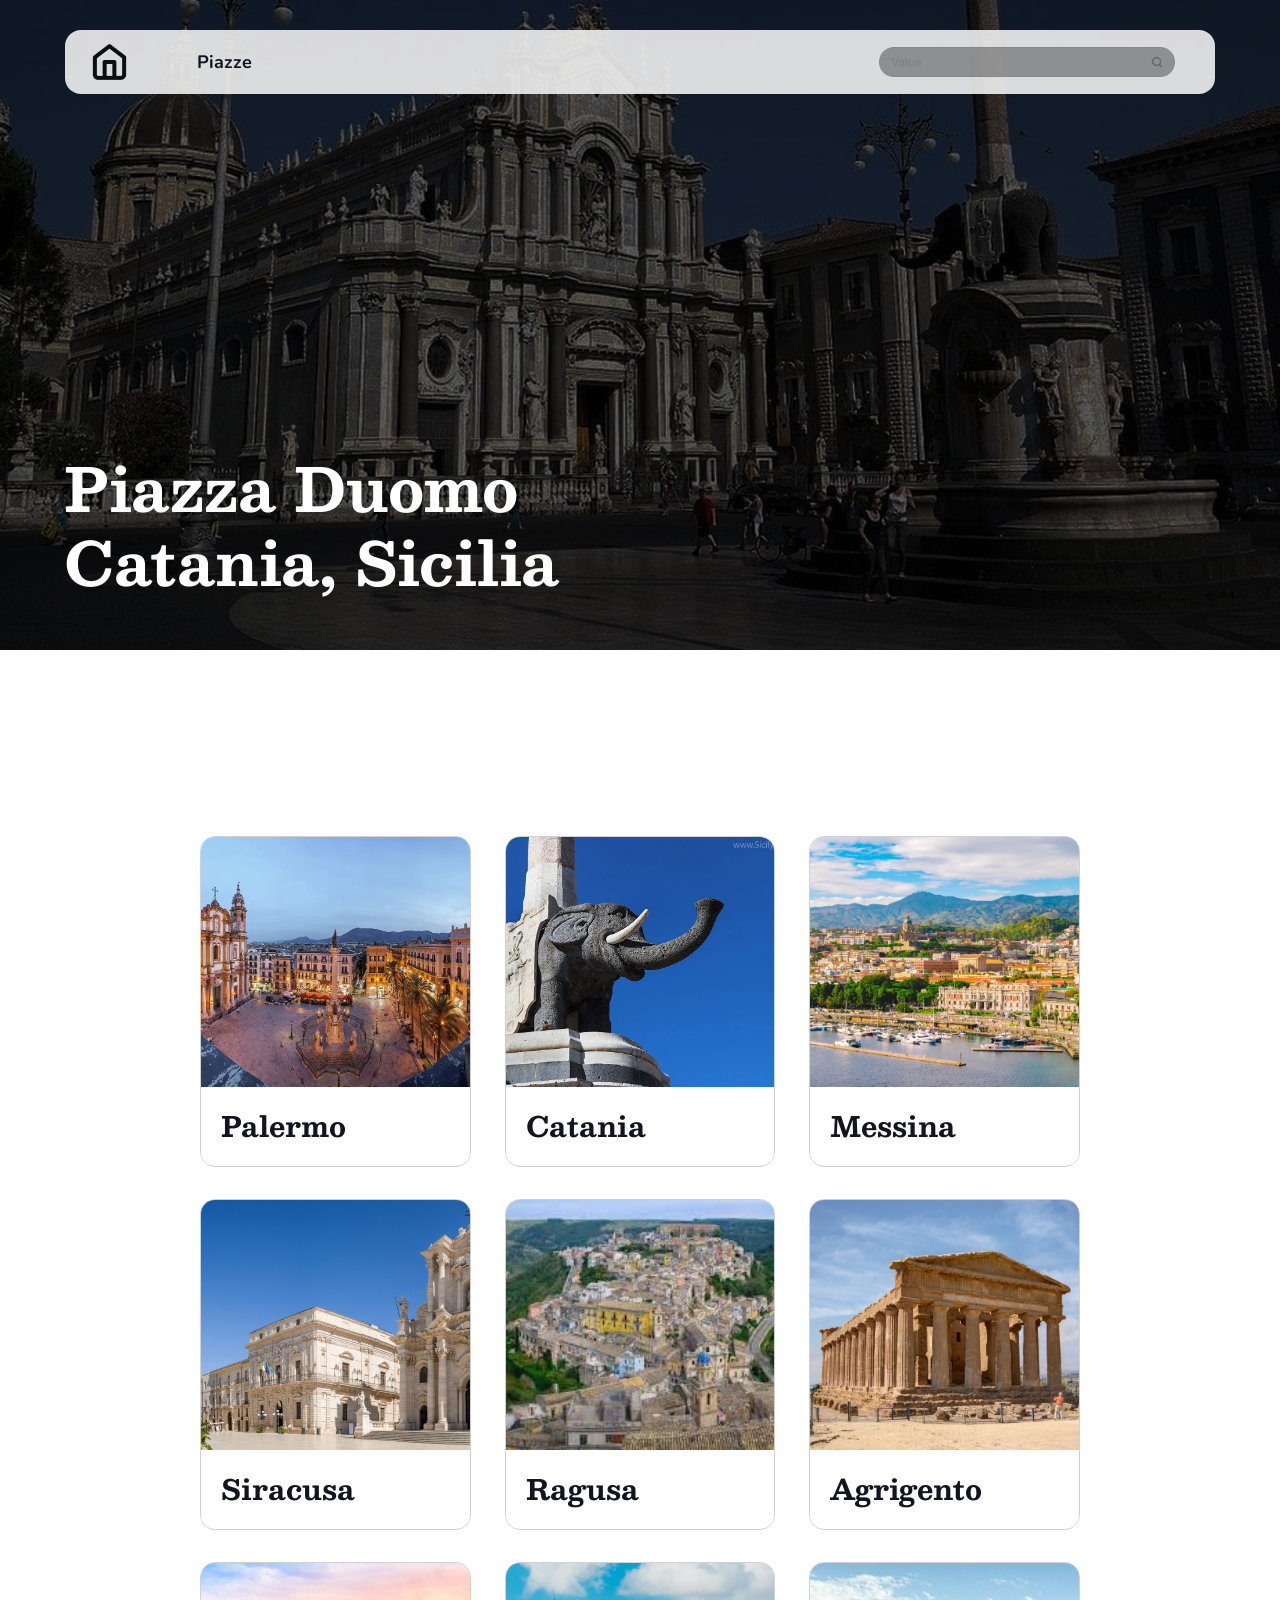
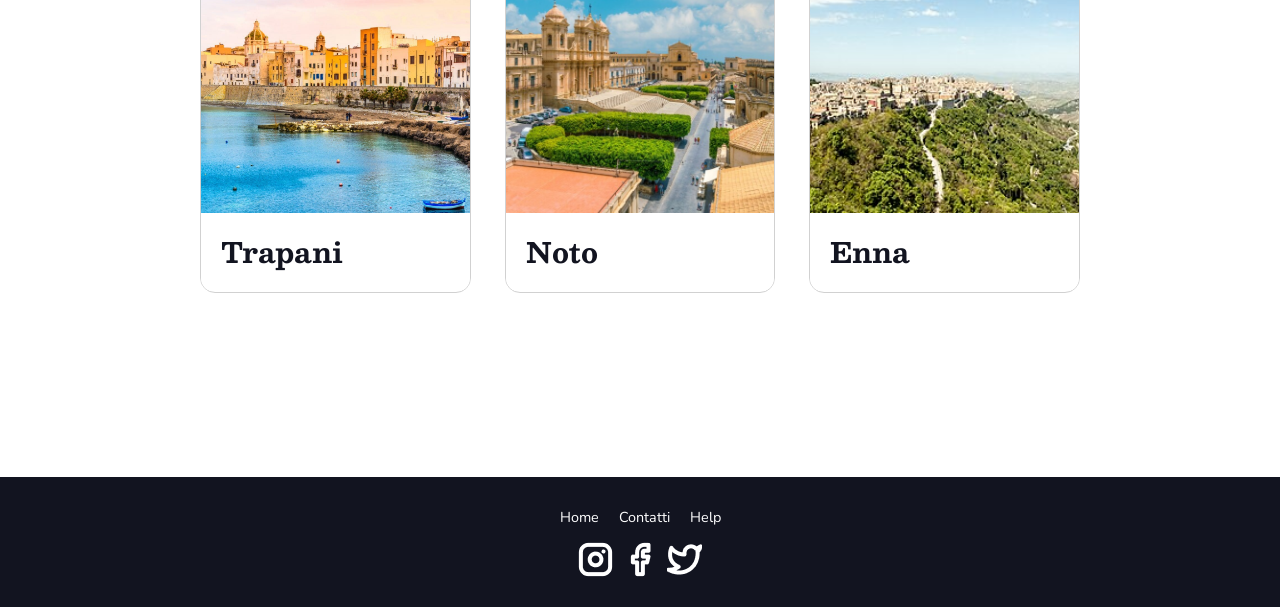
<file: index.html>
<!doctype html>
<html lang="it">
  <head>
    <meta charset="UTF-8"/>
    <meta name="viewport" content="width=device-width, initial-scale=1.0"/>
    <title>Piazze Siciliane</title>
    <link rel="stylesheet" href="css/style.css"/>
    <link
      href="https://fonts.googleapis.com/css2?family=Besley:ital,wght@0,400..900;1,400..900&family=Nunito:ital,wght@0,200..1000;1,200..1000&display=swap"
      rel="stylesheet"/>
  </head>

  <body class="home-page">
    <section class="hero">
      <header class="navbar-floating">
       <div class="nav-content">
  <div class="home-icon">
    <a href="index.html"><img src="icone/home.png" alt="home"/></a>
  </div>
  <a href="piazze.html" class="nav-title-link">
    <span class="nav-title">Piazze</span>
  </a>
  <div class="search-bar">
    <img src="icone/search.png" alt="cerca"/>
  </div>
</div>
      </header>
      <img src="fotocard-home/piazza-duomo-catania-home.jpg"alt="catania-home"/>
      <div class="hero-text">
        <h1>Piazza Duomo</h1>
        <h2>Catania, Sicilia</h2>
      </div>
    </section>
    
<div class="grid-container"> 

  <a href="piazze.html" class="card-link">
    <div class="city-card">
      <div class="card-image"><img src="fotocard-home/palermo-card.webp" alt="palermo"/></div>
      <div class="card-text"><h4>Palermo</h4></div>
    </div>
  </a>

      <div class="city-card">
        <div class="card-image">
          <img src="fotocard-home/catania-.jpg"alt="catania"/>
        </div>
        <div class="card-text"><h4>Catania</h4></div>
      </div>

      <div class="city-card">
        <div class="card-image">
          <img src="fotocard-home/messina-card.jpg"alt="messina"/>
        </div>
        <div class="card-text"><h4>Messina</h4></div>
      </div>

      <div class="city-card">
        <div class="card-image">
          <img src="fotocard-home/siracusa-card.jpg"alt="siracusa"/>
        </div>
        <div class="card-text"><h4>Siracusa</h4></div>
      </div>

      <div class="city-card">
        <div class="card-image">
          <img src="fotocard-home/ragusa-card.jpg"alt="ragusa"/>
        </div>
        <div class="card-text"><h4>Ragusa</h4></div>
      </div>

      <div class="city-card">
        <div class="card-image">
          <img src="fotocard-home/agrgigento-card.jpg"alt="agrigento"/>
        </div>
        <div class="card-text"><h4>Agrigento</h4></div>
      </div>

      <div class="city-card">
        <div class="card-image">
          <img src="fotocard-home/trapani-card.jpg"alt="trapani"/>
        </div>
        <div class="card-text"><h4>Trapani</h4></div>
      </div>

      <div class="city-card">
        <div class="card-image">
          <img src="fotocard-home/noto-card.jpg"alt="noto"/>
        </div>
        <div class="card-text"><h4>Noto</h4></div>
      </div>

      <div class="city-card">
        <div class="card-image">
          <img src="fotocard-home/enna-card.jpg"alt="enna"/>
        </div>
        <div class="card-text"><h4>Enna</h4></div>
      </div>
    </div>
    <footer>
      <div class="footer-links">
        <p>Home</p>
        <p>Contatti</p>
        <p>Help</p>
      </div>
      <img src="icone/social.png"alt="social"/>
    </footer>
  </body>
</html>
</file>
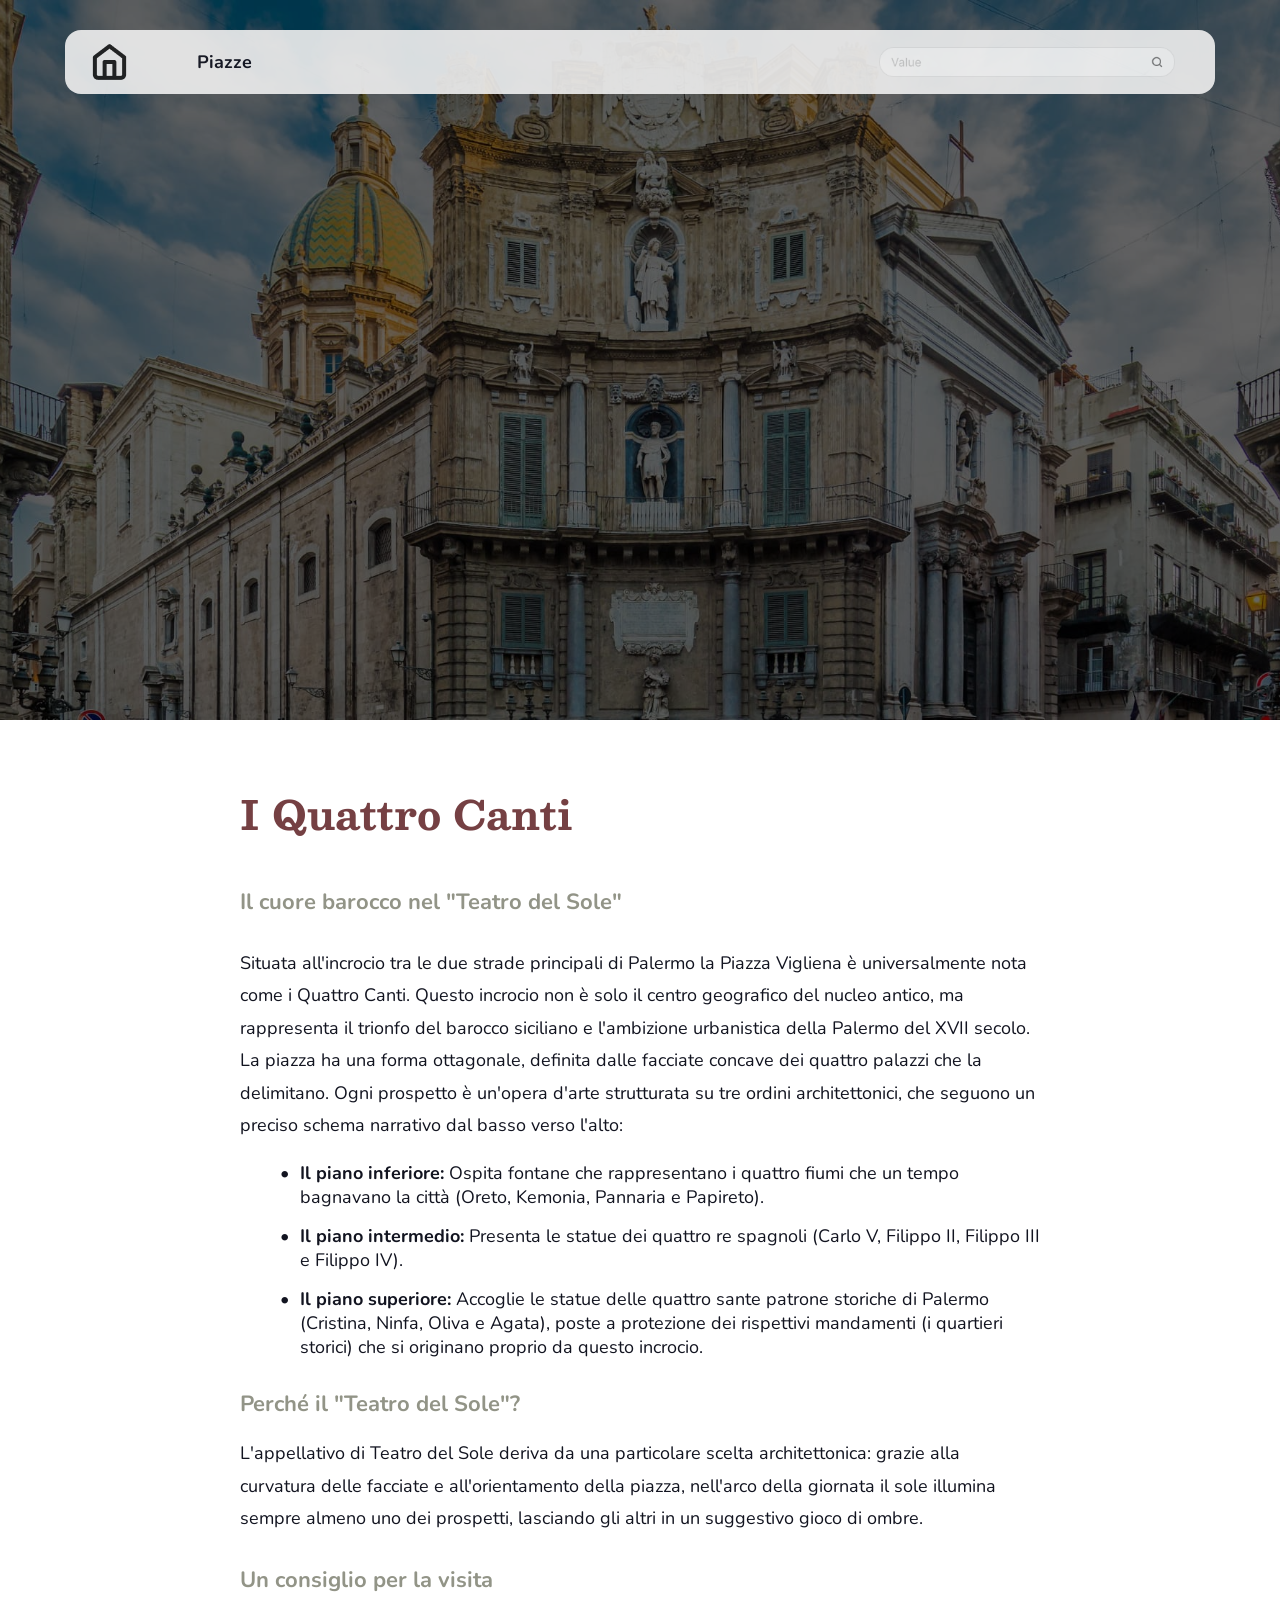
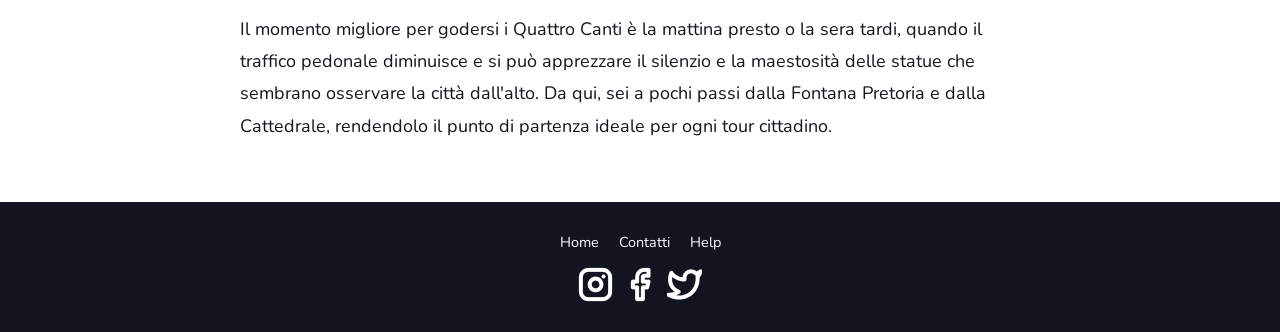
<file: infopiazza1.html>
<!doctype html>
<html lang="it">
  <head>
    <meta charset="UTF-8"/>
    <meta name="viewport" content="width=device-width, initial-scale=1.0"/>
    <title>Piazze</title>
    <link rel="stylesheet" href="css/style.css"/>
    <link
      href="https://fonts.googleapis.com/css2?family=Besley:ital,wght@0,400..900;1,400..900&family=Nunito:ital,wght@0,200..1000;1,200..1000&display=swap"
      rel="stylesheet"/>
  </head>

  <body class="page-4canti">
    <header class="navbar-floating">
      <div class="nav-content">
        <a href="index.html" class="home-page"> <img src="icone/home.png"alt="home"/> </a>
        <a href="piazze.html" class="nav-title-link">
    <span class="nav-title">Piazze</span>
  </a>
  <div class="search-bar">
    <img src="icone/search.png" alt="cerca"/>
  </div>
</div>
    </header>

    <section class="hero">
      <img src="foto-piazze-palermo/quattro-canti.jpg"alt="quattrocanti"/>
    </section>

    <main class="content-wrapper">
      <h3 class="main-title">I Quattro Canti</h3>
      <h4 class="subtitle">Il cuore barocco nel "Teatro del Sole"</h4>

      <p class="testo">
        Situata all'incrocio tra le due strade principali di Palermo la Piazza
        Vigliena è universalmente nota come i Quattro Canti. Questo incrocio non
        è solo il centro geografico del nucleo antico, ma rappresenta il trionfo
        del barocco siciliano e l'ambizione urbanistica della Palermo del XVII
        secolo.
        <br/>
        La piazza ha una forma ottagonale, definita dalle facciate concave dei
        quattro palazzi che la delimitano. Ogni prospetto è un'opera d'arte
        strutturata su tre ordini architettonici, che seguono un preciso schema
        narrativo dal basso verso l'alto:
      </p>

      <ul class="info-list">
        <li>
          <strong>Il piano inferiore:</strong> Ospita fontane che rappresentano
          i quattro fiumi che un tempo bagnavano la città (Oreto, Kemonia,
          Pannaria e Papireto).
        </li>
        <li>
          <strong>Il piano intermedio:</strong> Presenta le statue dei quattro
          re spagnoli (Carlo V, Filippo II, Filippo III e Filippo IV).
        </li>
        <li>
          <strong>Il piano superiore:</strong> Accoglie le statue delle quattro
          sante patrone storiche di Palermo (Cristina, Ninfa, Oliva e Agata),
          poste a protezione dei rispettivi mandamenti (i quartieri storici) che
          si originano proprio da questo incrocio.
        </li>
      </ul>

      <h4>Perché il "Teatro del Sole"?</h4>
      <p class="testo">
        L'appellativo di Teatro del Sole deriva da una particolare scelta
        architettonica: grazie alla curvatura delle facciate e all'orientamento
        della piazza, nell'arco della giornata il sole illumina sempre almeno
        uno dei prospetti, lasciando gli altri in un suggestivo gioco di ombre.
      </p>

      <h4>Un consiglio per la visita</h4>
      <p class="testo">
        Il momento migliore per godersi i Quattro Canti è la mattina presto o la
        sera tardi, quando il traffico pedonale diminuisce e si può apprezzare
        il silenzio e la maestosità delle statue che sembrano osservare la città
        dall'alto. Da qui, sei a pochi passi dalla Fontana Pretoria e dalla
        Cattedrale, rendendolo il punto di partenza ideale per ogni tour
        cittadino.
      </p>
    </main>

    <footer>
      <div class="footer-links">
        <p>Home</p>
        <p>Contatti</p>
        <p>Help</p>
      </div>
      <img src="icone/social.png"alt="social"/>
    </footer>
  </body>
</html>
</file>
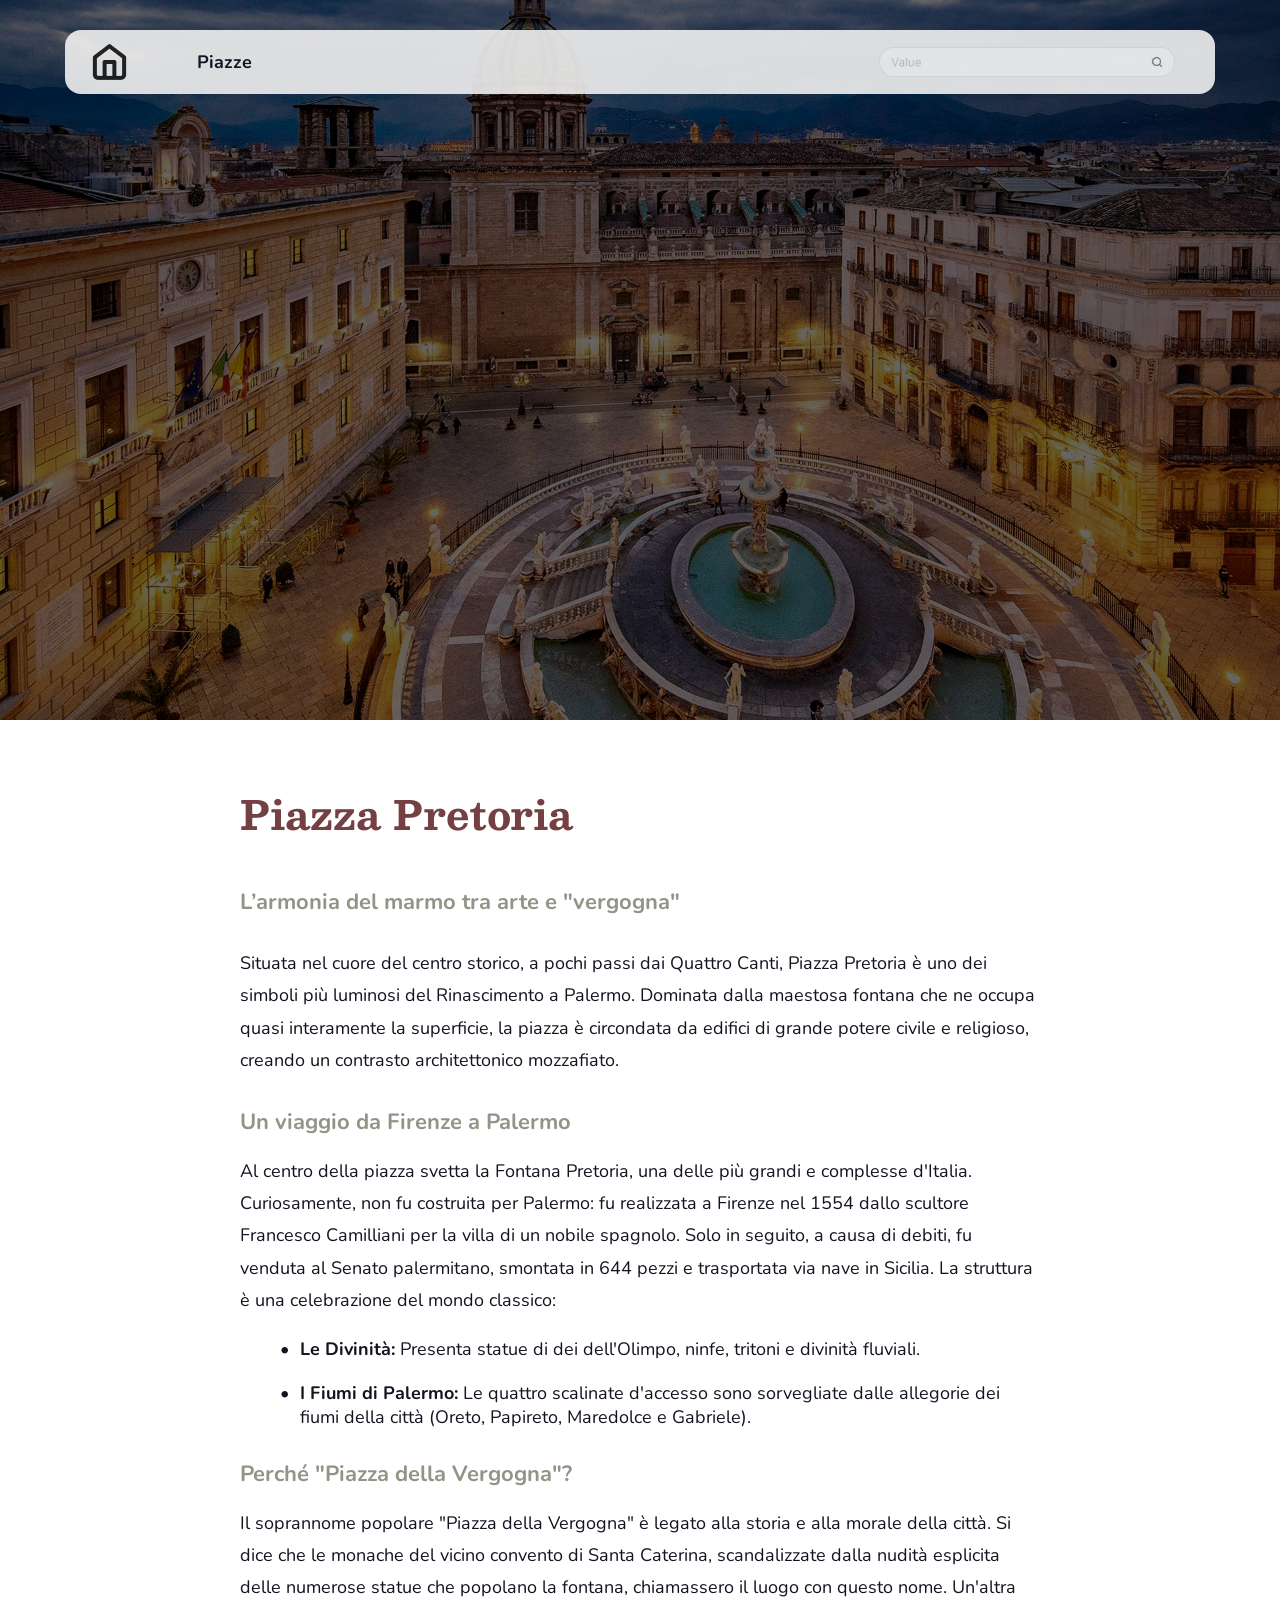
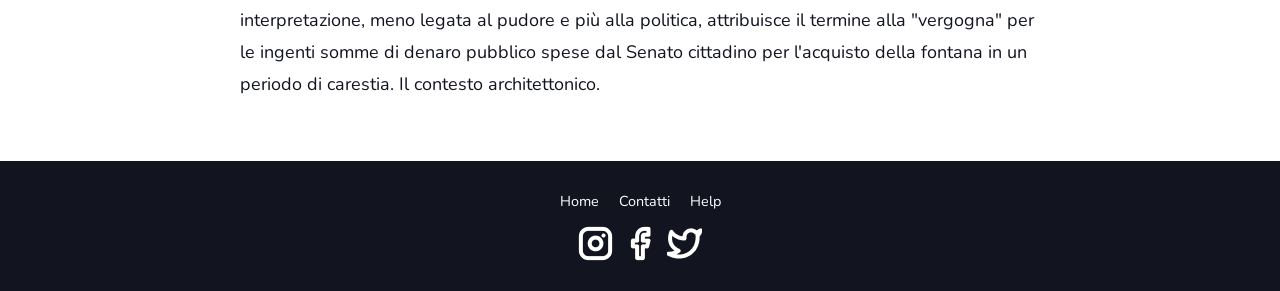
<file: infopiazza2.html>
<!doctype html>
<html lang="it">
  <head>
    <meta charset="UTF-8"/>
    <meta name="viewport" content="width=device-width, initial-scale=1.0"/>
    <title>Piazze</title>
    <link rel="stylesheet" href="css/style.css"/>
    <link
      href="https://fonts.googleapis.com/css2?family=Besley:ital,wght@0,400..900;1,400..900&family=Nunito:ital,wght@0,200..1000;1,200..1000&display=swap"
      rel="stylesheet"/>
  </head>

  <body class="page-pretoria">
    <header class="navbar-floating">
      <div class="nav-content">
        <a href="index.html" class="home-page"> <img src="icone/home.png" alt="home"/></a>
        <a href="piazze.html" class="nav-title-link">
    <span class="nav-title">Piazze</span>
  </a>
  <div class="search-bar">
    <img src="icone/search.png" alt="cerca"/>
  </div>
</div>
    </header>

    <section class="hero">
      <img
        src="foto-piazze-palermo/piazza-pretoria-palermo.jpg"
        alt="pretoria"/>
    </section>

    <main class="content-wrapper">
      <h3 class="main-title">Piazza Pretoria</h3>
      <h4 class="subtitle">L’armonia del marmo tra arte e "vergogna"</h4>

      <p class="descrizione">
        Situata nel cuore del centro storico, a pochi passi dai Quattro Canti,
        Piazza Pretoria è uno dei simboli più luminosi del Rinascimento a
        Palermo. Dominata dalla maestosa fontana che ne occupa quasi interamente
        la superficie, la piazza è circondata da edifici di grande potere civile
        e religioso, creando un contrasto architettonico mozzafiato.
      </p>

      <h4>Un viaggio da Firenze a Palermo</h4>
      <p class="descrizione">
        Al centro della piazza svetta la Fontana Pretoria, una delle più grandi
        e complesse d'Italia. Curiosamente, non fu costruita per Palermo: fu
        realizzata a Firenze nel 1554 dallo scultore Francesco Camilliani per la
        villa di un nobile spagnolo. Solo in seguito, a causa di debiti, fu
        venduta al Senato palermitano, smontata in 644 pezzi e trasportata via
        nave in Sicilia. La struttura è una celebrazione del mondo classico:
      </p>

      <ul class="info-lista">
        <li class="info-lista">
          <strong>Le Divinità:</strong> Presenta statue di dei dell'Olimpo,
          ninfe, tritoni e divinità fluviali.
        </li>
        <li class="info-lista">
          <strong>I Fiumi di Palermo:</strong> Le quattro scalinate d'accesso
          sono sorvegliate dalle allegorie dei fiumi della città (Oreto,
          Papireto, Maredolce e Gabriele).
        </li>
      </ul>

      <h4>Perché "Piazza della Vergogna"?</h4>
      <p class="descrizione">
        Il soprannome popolare "Piazza della Vergogna" è legato alla storia e
        alla morale della città. Si dice che le monache del vicino convento di
        Santa Caterina, scandalizzate dalla nudità esplicita delle numerose
        statue che popolano la fontana, chiamassero il luogo con questo nome.
        Un'altra interpretazione, meno legata al pudore e più alla politica,
        attribuisce il termine alla "vergogna" per le ingenti somme di denaro
        pubblico spese dal Senato cittadino per l'acquisto della fontana in un
        periodo di carestia. Il contesto architettonico.
      </p>
    </main>

    <footer>
      <div class="footer-links">
        <p>Home</p>
        <p>Contatti</p>
        <p>Help</p>
      </div>
      <img src="icone/social.png" alt="social"/>
    </footer>
  </body>
</html>
</file>
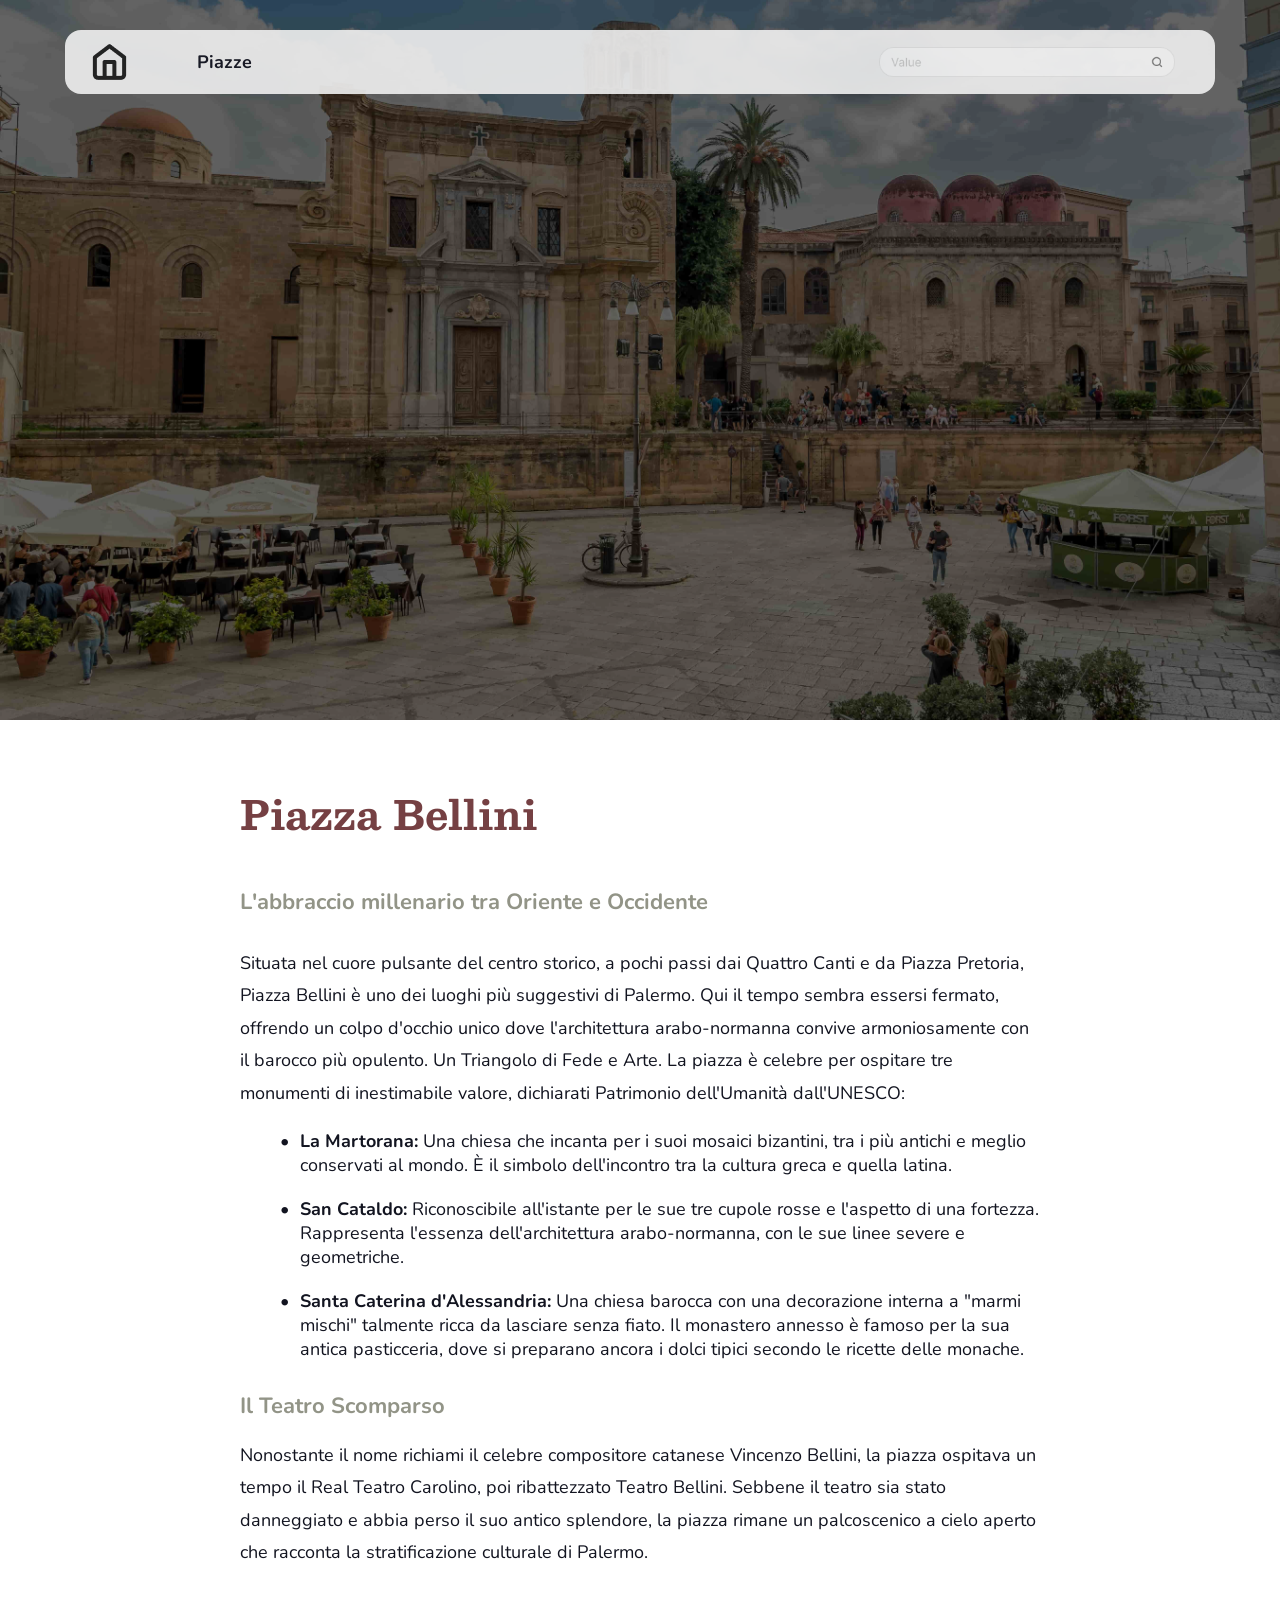
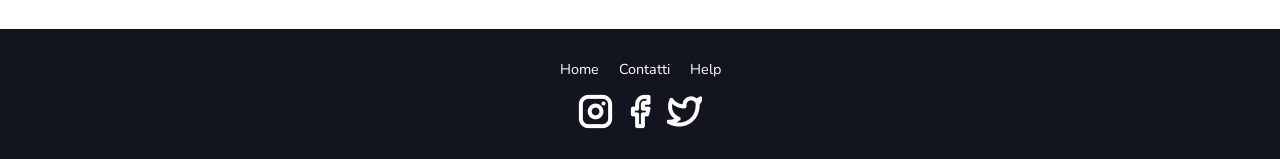
<file: infopiazza3.html>
<!doctype html>
<html lang="it">
  <head>
    <meta charset="UTF-8"/>
    <meta name="viewport" content="width=device-width, initial-scale=1.0"/>
    <title>Piazze</title>
    <link rel="stylesheet" href="css/style.css"/>
    <link
      href="https://fonts.googleapis.com/css2?family=Besley:ital,wght@0,400..900;1,400..900&family=Nunito:ital,wght@0,200..1000;1,200..1000&display=swap"
      rel="stylesheet"/>
  </head>

  <body class="page-bellini">
    <header class="navbar-floating">
      <div class="nav-content">
        <a href="index.html" class="home-page"> <img src="icone/home.png"alt="home"/></a>
        <a href="piazze.html" class="nav-title-link">
    <span class="nav-title">Piazze</span>
  </a>
  <div class="search-bar">
    <img src="icone/search.png" alt="cerca"/>
  </div>
</div>
    </header>

    <section class="hero">
      <img src="foto-piazze-palermo/piazza-bellini.jpg"alt="bellini"/>
    </section>

    <main class="content-wrapper">
      <h3 class="main-title">Piazza Bellini</h3>
      <h4 class="subtitle">L'abbraccio millenario tra Oriente e Occidente</h4>

      <p class="descrizione-due">
        Situata nel cuore pulsante del centro storico, a pochi passi dai Quattro
        Canti e da Piazza Pretoria, Piazza Bellini è uno dei luoghi più
        suggestivi di Palermo. Qui il tempo sembra essersi fermato, offrendo un
        colpo d'occhio unico dove l'architettura arabo-normanna convive
        armoniosamente con il barocco più opulento. Un Triangolo di Fede e Arte.
        La piazza è celebre per ospitare tre monumenti di inestimabile valore,
        dichiarati Patrimonio dell'Umanità dall'UNESCO:
      </p>

      <ul class="info">
        <li class="info">
          <strong>La Martorana:</strong> Una chiesa che incanta per i suoi
          mosaici bizantini, tra i più antichi e meglio conservati al mondo. È
          il simbolo dell'incontro tra la cultura greca e quella latina.
        </li>
        <li class="info">
          <strong>San Cataldo:</strong> Riconoscibile all'istante per le sue tre
          cupole rosse e l'aspetto di una fortezza. Rappresenta l'essenza
          dell'architettura arabo-normanna, con le sue linee severe e
          geometriche.
        </li>
        <li class="info">
          <strong>Santa Caterina d'Alessandria:</strong> Una chiesa barocca con
          una decorazione interna a "marmi mischi" talmente ricca da lasciare
          senza fiato. Il monastero annesso è famoso per la sua antica
          pasticceria, dove si preparano ancora i dolci tipici secondo le
          ricette delle monache.
        </li>
      </ul>

      <h4>Il Teatro Scomparso</h4>
      <p class="descrizione-due">
        Nonostante il nome richiami il celebre compositore catanese Vincenzo
        Bellini, la piazza ospitava un tempo il Real Teatro Carolino, poi
        ribattezzato Teatro Bellini. Sebbene il teatro sia stato danneggiato e
        abbia perso il suo antico splendore, la piazza rimane un palcoscenico a
        cielo aperto che racconta la stratificazione culturale di Palermo.
      </p>
    </main>

    <footer>
      <div class="footer-links">
        <p>Home</p>
        <p>Contatti</p>
        <p>Help</p>
      </div>
      <img src="icone/social.png"alt="social"/>
    </footer>
  </body>
</html>
</file>
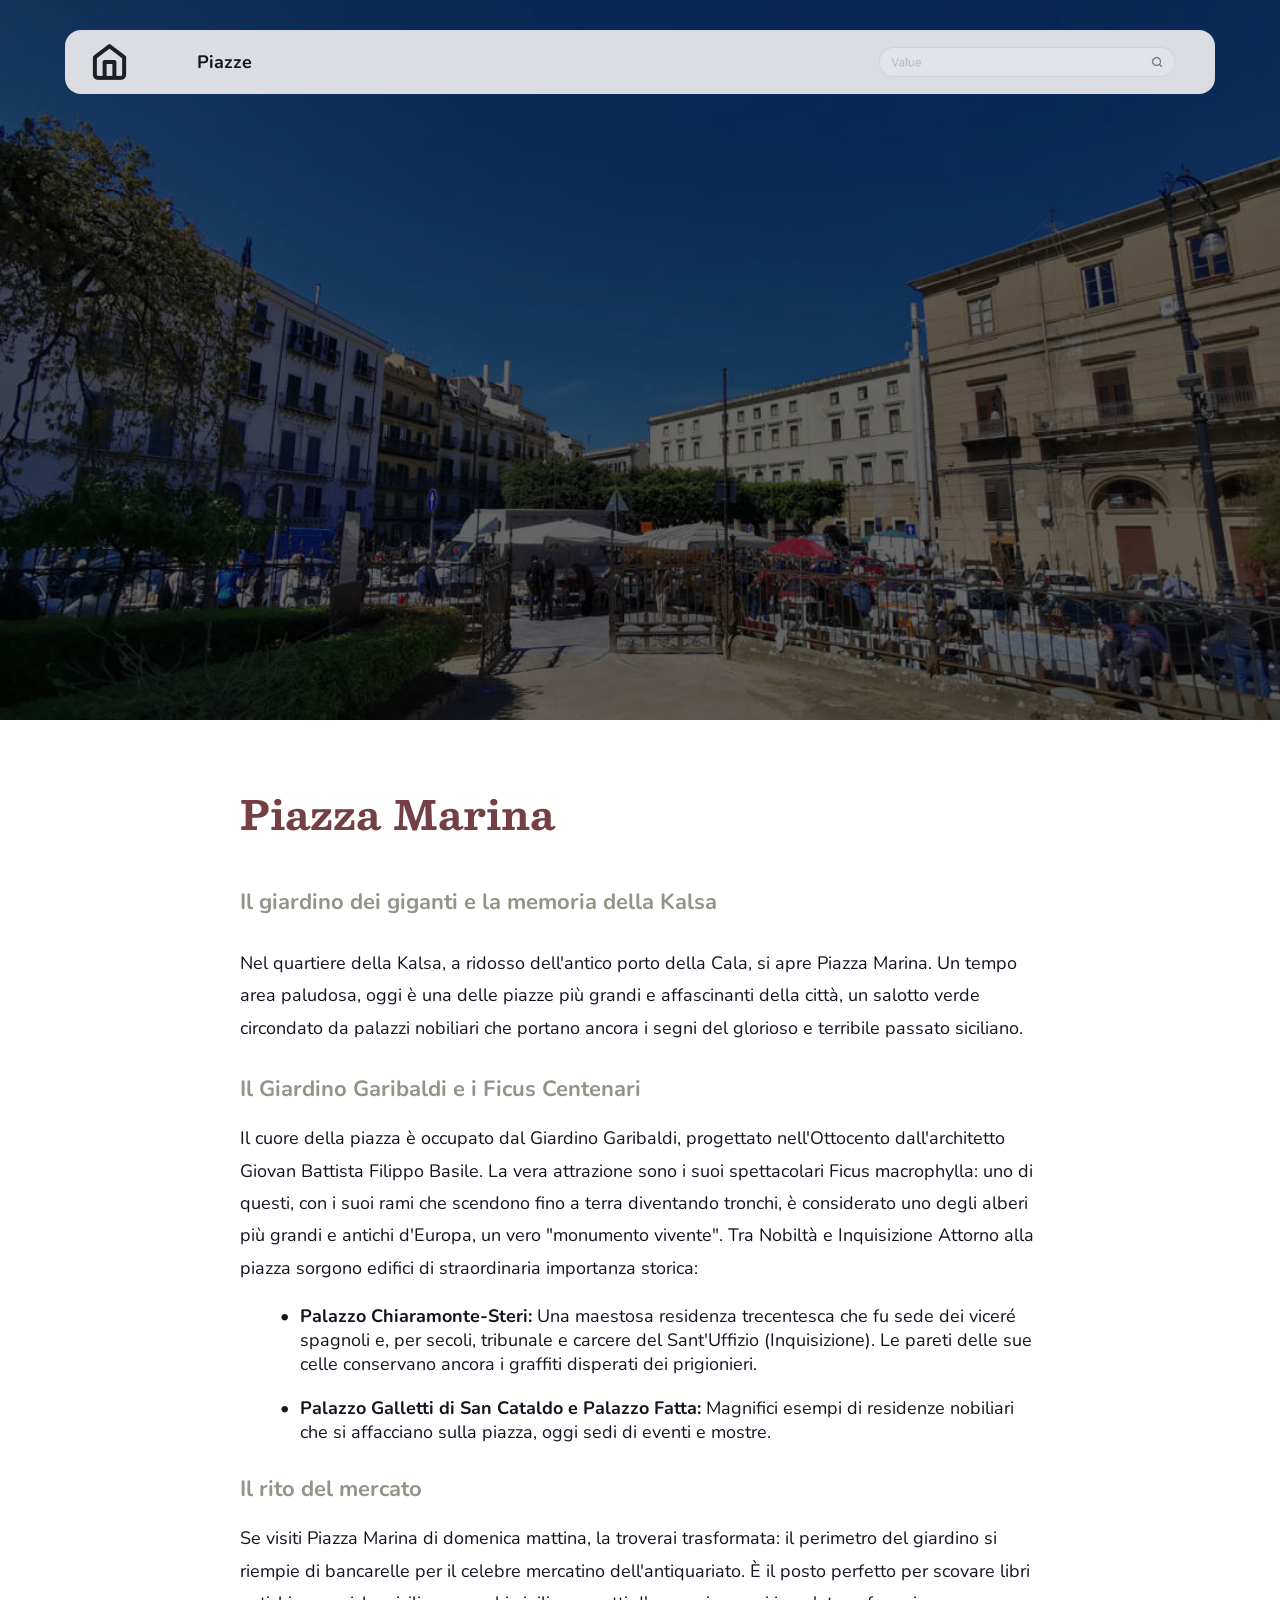
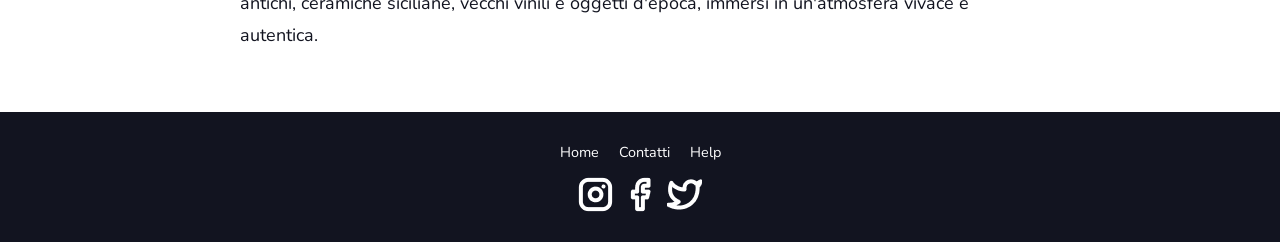
<file: infopiazza4.html>
<!doctype html>
<html lang="it">
  <head>
    <meta charset="UTF-8"/>
    <meta name="viewport" content="width=device-width, initial-scale=1.0"/>
    <title>Piazze</title>
    <link rel="stylesheet" href="css/style.css"/>
    <link
      href="https://fonts.googleapis.com/css2?family=Besley:ital,wght@0,400..900;1,400..900&family=Nunito:ital,wght@0,200..1000;1,200..1000&display=swap"
      rel="stylesheet"/>
  </head>

  <body class="page-marina">
    <header class="navbar-floating">
      <div class="nav-content">
        <a href="index.html" class="home-page"> <img src="icone/home.png"alt="home"/></a>
        <a href="piazze.html" class="nav-title-link">
    <span class="nav-title">Piazze</span>
  </a>
  <div class="search-bar">
    <img src="icone/search.png" alt="cerca"/>
  </div>
</div>
    </header>

    <section class="hero">
      <img src="foto-piazze-palermo/piazza-marina.jpg"alt="marina"/>
    </section>

    <main class="content-wrapper">
      <h3 class="main-title">Piazza Marina</h3>
      <h4 class="subtitle">Il giardino dei giganti e la memoria della Kalsa</h4>

      <p class="descrizione-tre">
        Nel quartiere della Kalsa, a ridosso dell'antico porto della Cala, si
        apre Piazza Marina. Un tempo area paludosa, oggi è una delle piazze più
        grandi e affascinanti della città, un salotto verde circondato da
        palazzi nobiliari che portano ancora i segni del glorioso e terribile
        passato siciliano.
      </p>

      <h4>Il Giardino Garibaldi e i Ficus Centenari</h4>
      <p class="descrizione-tre">
        Il cuore della piazza è occupato dal Giardino Garibaldi, progettato
        nell'Ottocento dall'architetto Giovan Battista Filippo Basile. La vera
        attrazione sono i suoi spettacolari Ficus macrophylla: uno di questi,
        con i suoi rami che scendono fino a terra diventando tronchi, è
        considerato uno degli alberi più grandi e antichi d'Europa, un vero
        "monumento vivente". Tra Nobiltà e Inquisizione Attorno alla piazza
        sorgono edifici di straordinaria importanza storica:
      </p>

      <ul class="info-tre">
        <li class="info-tre">
          <strong>Palazzo Chiaramonte-Steri:</strong> Una maestosa residenza
          trecentesca che fu sede dei viceré spagnoli e, per secoli, tribunale e
          carcere del Sant'Uffizio (Inquisizione). Le pareti delle sue celle
          conservano ancora i graffiti disperati dei prigionieri.
        </li>
        <li class="info-tre">
          <strong>Palazzo Galletti di San Cataldo e Palazzo Fatta:</strong>
          Magnifici esempi di residenze nobiliari che si affacciano sulla
          piazza, oggi sedi di eventi e mostre.
        </li>
      </ul>

      <h4>Il rito del mercato</h4>
      <p class="descrizione-tre">
        Se visiti Piazza Marina di domenica mattina, la troverai trasformata: il
        perimetro del giardino si riempie di bancarelle per il celebre mercatino
        dell'antiquariato. È il posto perfetto per scovare libri antichi,
        ceramiche siciliane, vecchi vinili e oggetti d'epoca, immersi in
        un'atmosfera vivace e autentica.
      </p>
    </main>

    <footer>
      <div class="footer-links">
        <p>Home</p>
        <p>Contatti</p>
        <p>Help</p>
      </div>
      <img src="icone/social.png"alt="social"/>
    </footer>
  </body>
</html>
</file>
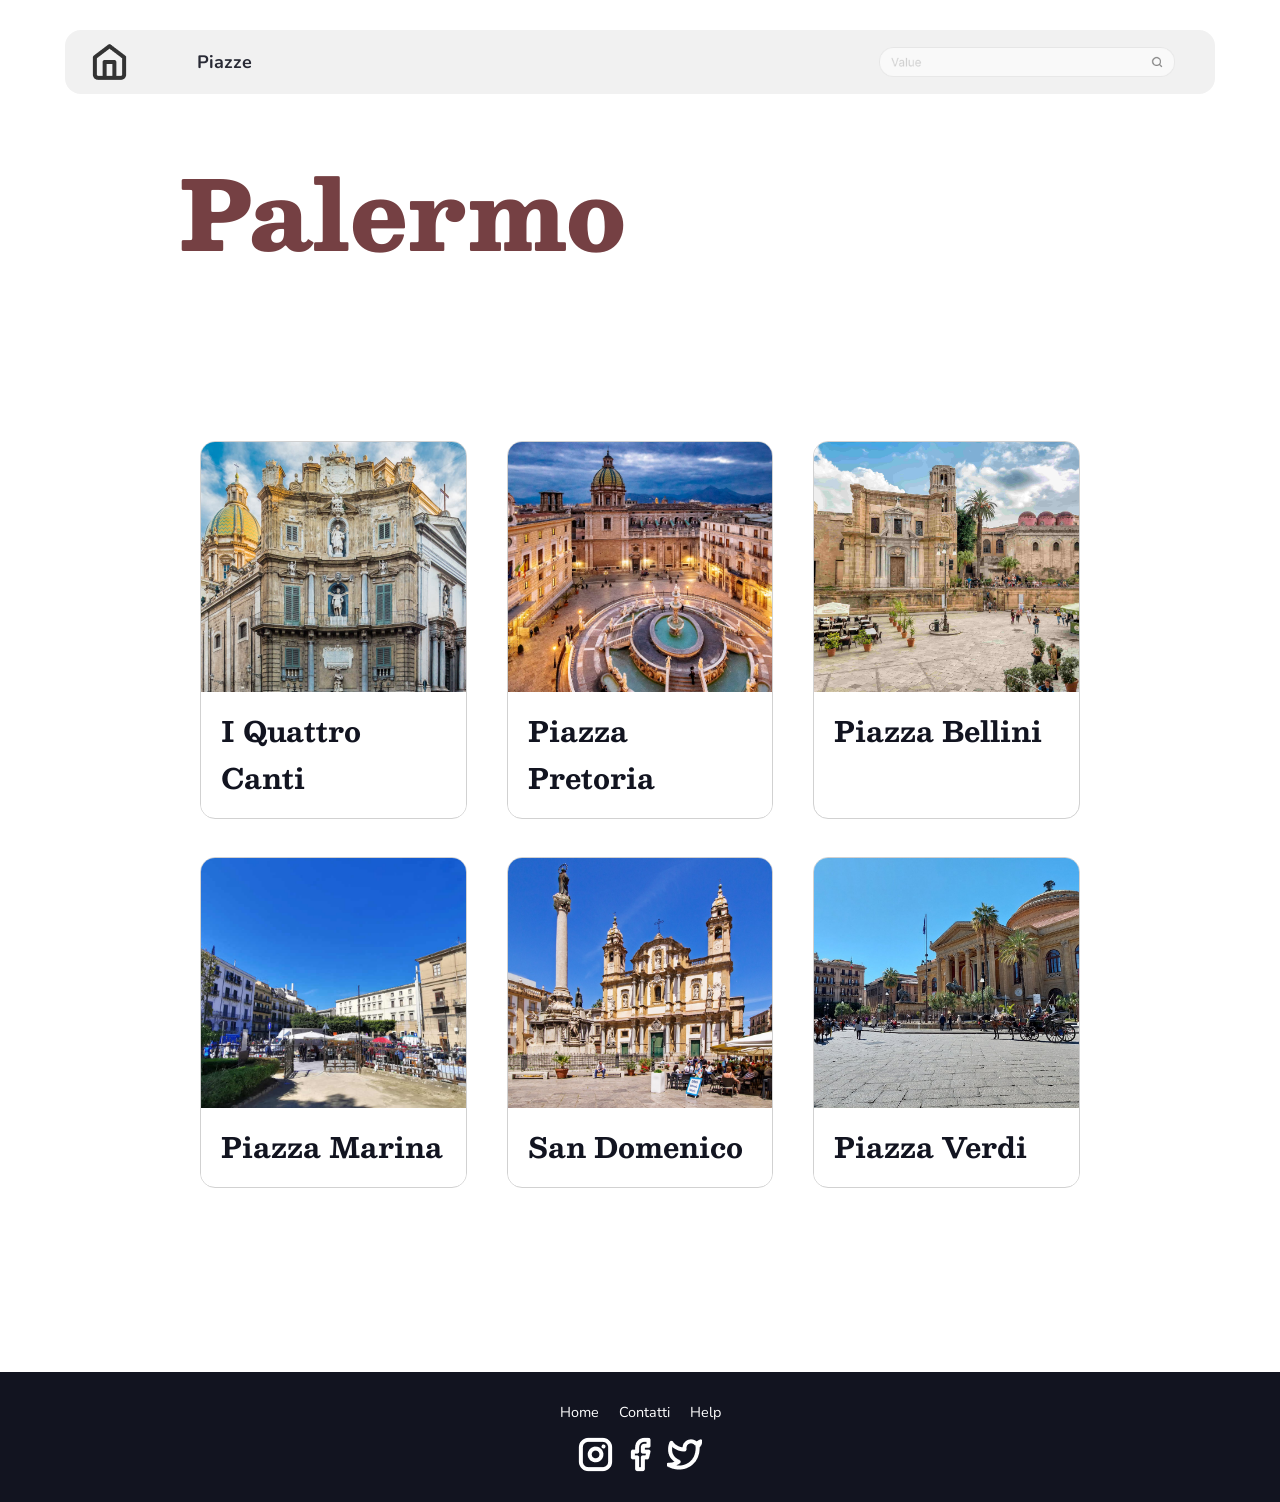
<file: piazze.html>
<!doctype html>
<html lang="it">
  <head>
    <meta charset="UTF-8"/>
    <meta name="viewport" content="width=device-width, initial-scale=1.0"/>
    <title>Palermo</title>
    <link rel="stylesheet" href="css/style.css"/>
    <link
      href="https://fonts.googleapis.com/css2?family=Besley:wght@400;800&family=Nunito:wght@400;700&display=swap"
      rel="stylesheet"/>
  </head>

  <body class="piazze">
    <header class="navbar-floating">
      <div class="nav-content">
        <a href="index.html" class="home-page">
          <img src="icone/home.png"alt="home"/></a>
        <a href="piazze.html" class="nav-title-link">
    <span class="nav-title">Piazze</span>
  </a>
  <div class="search-bar">
    <img src="icone/search.png" alt="cerca"/>
  </div>
</div>
    </header>

    <h1 class="page-title">Palermo</h1>

   <main class="grid-container">

  <a href="infopiazza1.html" class="card-link">
    <div class="city-card">
      <div class="card-image">
        <img src="foto-piazze-palermo/quattro-canti.jpg" alt="4canti"/>
      </div>
      <div class="card-text">
        <h4>I Quattro Canti</h4></div>
    </div>
  </a>

  <a href="infopiazza2.html" class="card-link">
    <div class="city-card">
      <div class="card-image">
        <img src="foto-piazze-palermo/piazza-pretoria-palermo.jpg" alt="pretoria"/>
      </div>
      <div class="card-text">
        <h4>Piazza Pretoria</h4></div>
    </div>
  </a>

  <a href="infopiazza3.html" class="card-link">
    <div class="city-card">
      <div class="card-image">
        <img src="foto-piazze-palermo/piazza-bellini.jpg" alt="bellini"/>
      </div>
      <div class="card-text">
        <h4>Piazza Bellini</h4></div>
    </div>
  </a>

  <a href="infopiazza4.html" class="card-link">
    <div class="city-card">
      <div class="card-image">
        <img src="foto-piazze-palermo/piazza-marina.jpg" alt="marina"/>
      </div>
      <div class="card-text">
        <h4>Piazza Marina</h4>
      </div>
    </div>
  </a>

  <div class="city-card">
    <div class="card-image">
      <img src="foto-piazze-palermo/piazza-san-domenico.jpg" alt="sdomenico"/>
    </div>
    <div class="card-text">
      <h4>San Domenico</h4>
    </div>
  </div>

  <div class="city-card">
    <div class="card-image">
      <img src="foto-piazze-palermo/piazza-giuseppe-verdi.jpg" alt="verdi"/>
    </div>
    <div class="card-text">
      <h4>Piazza Verdi</h4>
    </div>
  </div>

</main>

    <footer>
      <div class="footer-piazze">
        <p>Home</p>
        <p>Contatti</p>
        <p>Help</p>
      </div>
      <img src="icone/social.png"alt="social"/>
    </footer>
  </body>
</html>
</file>
<file: css/style.css>
{
    margin: 0;
    padding: 0;
    box-sizing: border-box; }
    
img {
    max-width: 100%;
    height: auto;
    display: block;
}

body {

    margin: 0;
    padding: 0;
    font-family: 'Nunito', sans-serif;
    color: rgb(255, 255, 255); }

.hero { 

    position: relative;
    width: 100%;
    height: 650px;
    overflow: hidden; }

.hero img {
    width: 100%;
    height: 100%;
    object-fit: cover;
    filter: brightness(0.4);
}

.navbar-floating {
    position: absolute;
    top: 30px; 
    left: 50%;
    transform: translateX(-50%);
    width: 90%; 
    max-width: 1100px;
    background: #F0F0F0;
    padding: 12px 25px;
    border-radius: 16px;
    z-index: 10;
    opacity: 0.9;
}

.nav-content {
    display: flex;
    align-items: center;
    justify-content: flex-start;
    gap: 20px;
}

.nav-title {
    color: #121420;
    font-weight: bold;
    font-size: 18px;
    flex-grow: 1; margin-left: 48px;
    text-align: left;
}

.nav-title-link {
    text-decoration: none;
    display: flex;
    align-items: center;
}

.nav-title-link:hover .nav-title {
    color: #929487;
}

.search-bar {
    margin-left: auto; 
    padding: 5px 15px;
    display: flex;
    align-items: center;
}

.search-bar img {
   height: 30px;
    opacity: 0.6;
    cursor: pointer;
}

.home-icon {
    width: auto;
    display: block;
}

.hero-text { 
    position: absolute;
    bottom: 4%;
    left: 5%;
    line-height: 0.40; 
    margin-bottom: 0;
}

.hero-text h1 {
    font-family: 'Besley', serif;
    font-size: 60px;
    font-weight: bold;
}

.hero-text h2 { 
    font-family:'Besley', serif;
    font-size: 60px;
    font-weight: bold;
}

.grid-container {
    background-color: white;
    padding: 186px 200px;
    display: grid;
    grid-template-columns: repeat(3, 1fr);
    gap: 34px;
}
.city-card { 
    display: flex;
    flex-direction: column; 
    height: 100%;          
    background: white;
    border-radius: 15px;
    overflow: hidden;
    border: 1px solid #d1d1d1;
    transition: transform 0.3s ease;
}

.card-image img {
    width: 100%;
    height: 250px;
    object-fit: cover;
    flex-shrink: 0:
}

.card-text h4 {
    color: #121420;
    font-family: 'Besley', serif;
    font-size: 28px;
    margin: 5px;
}

.card-text {
    padding: 10px 15px; 
    background: #ffffff;
}

.card-link {
    display: block;
    text-decoration: none;
    color: inherit;
    width: 100%;
}

.card-link:hover {
    transform: scale(1.03);
}

footer { 
    background: #121420;
    padding: 30px;
    text-align: center;
}

footer div {
    display: flex;             
    justify-content: center;   
    gap: 20px;                 
    margin-bottom: 15px;       
    flex-wrap: nowrap; 
}
    
footer p {
    margin: 0;                 
    cursor: pointer;
    color: #ffffff;
    font-weight: normal;
    white-space: nowrap;       
    font-size: 0.9rem;
}

footer img {
    display: block;
    margin: 15px auto 0;
    max-width: 150px;
     }

@media (max-width: 1400px) {
    .grid-container {
        grid-template-columns: repeat(3, 1fr);
    }
}

@media (max-width: 1100px) {
    .grid-container {
        grid-template-columns: repeat(3, 1fr);
        padding: 40px 5%;
    }
}

@media (max-width: 800px) {
    .grid-container {
        grid-template-columns: repeat(2, 1fr);
        gap: 30px;
    }
    .hero-text h1 { font-size: 2.8rem; }
    .hero-text h2 { font-size: 1.8rem; }
}

@media (max-width: 500px) {
    .grid-container {
        grid-template-columns: 1fr;
        padding: 30px 5%;
    }
    .navbar-floating { width: 95%; padding: 10px 15px; }
    .hero { height: 50vh; }
}


.piazze {
    background-color: #ffffff;
    padding-top: 100px;
}

.piazze .page-title {
    font-family: 'Besley', serif;
    font-size: 96px;
    color: #754043;
    margin-left: 14%;
    line-height: 1;
    font-weight: 800;
}

.piazze .city-card .card-text h4 {
    font-size: 28px;
}

.piazze .grid-container {
    gap: 40px;
    margin-top: -70px;
}

@media (max-width: 800px) {
    .piazze .page-title { 
        font-size: 80px; 
        margin-left: 10%;
        margin-top: 40px;
    }
    .piazze .grid-container {
        margin-top: 20px;
    }
}

@media (max-width: 500px) {
    .piazze .page-title { 
        font-size: 50px; 
        margin-left: 5%;
        margin-top: 20px;
    }
}

body.page-4canti {
    font-family: 'Nunito', sans-serif;
    background-color: #ffffff;
    color: #121420;
}

.page-4canti .hero {
    position: relative;
    width: 100%;
    height: 80vh;
    overflow: hidden;
}

.page-4canti .hero img {
    width: 100%;
    height: 100%;
    object-fit: cover;
}

.page-4canti .hero-text  {
    position: absolute;
    bottom: 10%;
    left: 5%;
    color: white;
}

.page-4canti .hero-text h1{
    font-family: 'Besley', serif;
    font-size: 60px;
}

.page-4canti .content-wrapper {
    max-width: 800px;
    margin: 60px auto;
    padding: 0 20px;
}

.page-4canti .main-title {
    font-family: 'Besley', serif;
    font-size: 40px;
    color: #754043;
}

.page-4canti .subtitle {
    font-family: 'Nunito', sans-serif;
    font-size: 22px;
    color: #929487;
    margin-bottom: 30px;
    font-weight: bolder;
}

.page-4canti h4 {
    font-family: 'Nunito', sans-serif;
    color: #929487;
    font-size: 22px;
    margin: 30px 0 15px;
    font-weight: bolder;
}

.testo {
    line-height: 1.8;
    font-size: 18px;
    margin-bottom: 20px;
    color: #121420;
}

.page-4canti .info-list {
    list-style: none;
    margin: 20px 0;
}

.page-4canti .info-list li {
    margin-bottom: 15px;
    padding-left: 20px;
    position: relative;
    font-size: 18px;
    color: #121420;
}

.page-4canti .info-list li::before {
    content: "•";
    color: #121420;
    position: absolute;
    left: 0;
    font-weight: bold;
}

@media (max-width: 768px) {
    .hero-text h1 { font-size: 40px; }
    .content-wrapper { padding: 0 15px; }
}

body.page-pretoria {
    font-family: 'Nunito', sans-serif;
    background-color: #ffffff;
    color: #121420;
}

.page-pretoria .hero {
    position: relative;
    width: 100%;
    height: 80vh;
    overflow: hidden;
}

.page-pretoria .hero img {
    width: 100%;
    height: 100%;
    object-fit: cover;
}

.page-pretoria .hero-text  {
    position: absolute;
    bottom: 10%;
    left: 5%;
    color: white;
}

.page-pretoria .hero-text h1{
    font-family: 'Besley', serif;
    font-size: 60px;
}

.page-pretoria .content-wrapper {
    max-width: 800px;
    margin: 60px auto;
    padding: 0 20px;
}

.page-pretoria .main-title {
    font-family: 'Besley', serif;
    font-size: 40px;
    color: #754043;
}

.page-pretoria .subtitle {
    font-family: 'Nunito', sans-serif;
    font-size: 22px;
    color: #929487;
    margin-bottom: 30px;
    font-weight: bolder;
}

.page-pretoria h4 {
    font-family: 'Nunito', sans-serif;
    color: #929487;
    font-size: 22px;
    margin: 30px 0 15px;
    font-weight: bolder;
}

.descrizione {
    line-height: 1.8;
    font-size: 18px;
    margin-bottom: 20px;
    color: #121420;
}

.info-lista {
    list-style: none;
    margin: 20px 0;
}

.info-lista li {
    margin-bottom: 15px;
    padding-left: 20px;
    position: relative;
    font-size: 18px;
    color: #121420;
}

.info-lista li::before {
    content: "•";
    color: #121420;
    position: absolute;
    left: 0;
    font-weight: bold;
}

@media (max-width: 768px) {
    .hero-text h1 { font-size: 40px; }
    .content-wrapper { padding: 0 15px; }
}

body.page-bellini {
    font-family: 'Nunito', sans-serif;
    background-color: #ffffff;
    color: #121420;
}

.page-bellini .hero {
    position: relative;
    width: 100%;
    height: 80vh;
    overflow: hidden;
}

.page-bellini .hero img {
    width: 100%;
    height: 100%;
    object-fit: cover;
}

.page-bellini .hero-text  {
    position: absolute;
    bottom: 10%;
    left: 5%;
    color: white;
}

.page-bellini .hero-text h1{
    font-family: 'Besley', serif;
    font-size: 60px;
}

.page-bellini .content-wrapper {
    max-width: 800px;
    margin: 60px auto;
    padding: 0 20px;
}

.page-bellini .main-title {
    font-family: 'Besley', serif;
    font-size: 40px;
    color: #754043;
}

.page-bellini .subtitle {
    font-family: 'Nunito', sans-serif;
    font-size: 22px;
    color: #929487;
    margin-bottom: 30px;
    font-weight: bolder;
}

.page-bellini h4 {
    font-family: 'Nunito', sans-serif;
    color: #929487;
    font-size: 22px;
    margin: 30px 0 15px;
    font-weight: bolder;
}

.descrizione-due {
    line-height: 1.8;
    font-size: 18px;
    margin-bottom: 20px;
    color: #121420;
}

.info {
    list-style: none;
    margin: 20px 0;
}

.info li {
    margin-bottom: 15px;
    padding-left: 20px;
    position: relative;
    font-size: 18px;
    color: #121420;
}

.info li::before {
    content: "•";
    color: #121420;
    position: absolute;
    left: 0;
    font-weight: bold;
}

@media (max-width: 768px) {
    .hero-text h1 { font-size: 40px; }
    .content-wrapper { padding: 0 15px; }
}

body.page-marina {
    font-family: 'Nunito', sans-serif;
    background-color: #ffffff;
    color: #121420;
}

.page-marina .hero {
    position: relative;
    width: 100%;
    height: 80vh;
    overflow: hidden;
}

.page-marina .hero img {
    width: 100%;
    height: 100%;
    object-fit: cover;
}

.page-marina .hero-text  {
    position: absolute;
    bottom: 10%;
    left: 5%;
    color: white;
}

.page-marina .hero-text h1{
    font-family: 'Besley', serif;
    font-size: 60px;
}

.page-marina .content-wrapper {
    max-width: 800px;
    margin: 60px auto;
    padding: 0 20px;
}

.page-marina .main-title {
    font-family: 'Besley', serif;
    font-size: 40px;
    color: #754043;
}

.page-marina .subtitle {
    font-family: 'Nunito', sans-serif;
    font-size: 22px;
    color: #929487;
    margin-bottom: 30px;
    font-weight: bolder;
}

.page-marina h4 {
    font-family: 'Nunito', sans-serif;
    color: #929487;
    font-size: 22px;
    margin: 30px 0 15px;
    font-weight: bolder;
}

.descrizione-tre {
    line-height: 1.8;
    font-size: 18px;
    margin-bottom: 20px;
    color: #121420;
}

.info-tre {
    list-style: none;
    margin: 20px 0;
}

.info-tre li {
    margin-bottom: 15px;
    padding-left: 20px;
    position: relative;
    font-size: 18px;
    color: #121420;
}

.info-tre li::before {
    content: "•";
    color: #121420;
    position: absolute;
    left: 0;
    font-weight: bold;
}

@media (max-width: 768px) {
    .hero-text h1 { font-size: 40px; }
    .content-wrapper { padding: 0 15px; }

}
</file>
